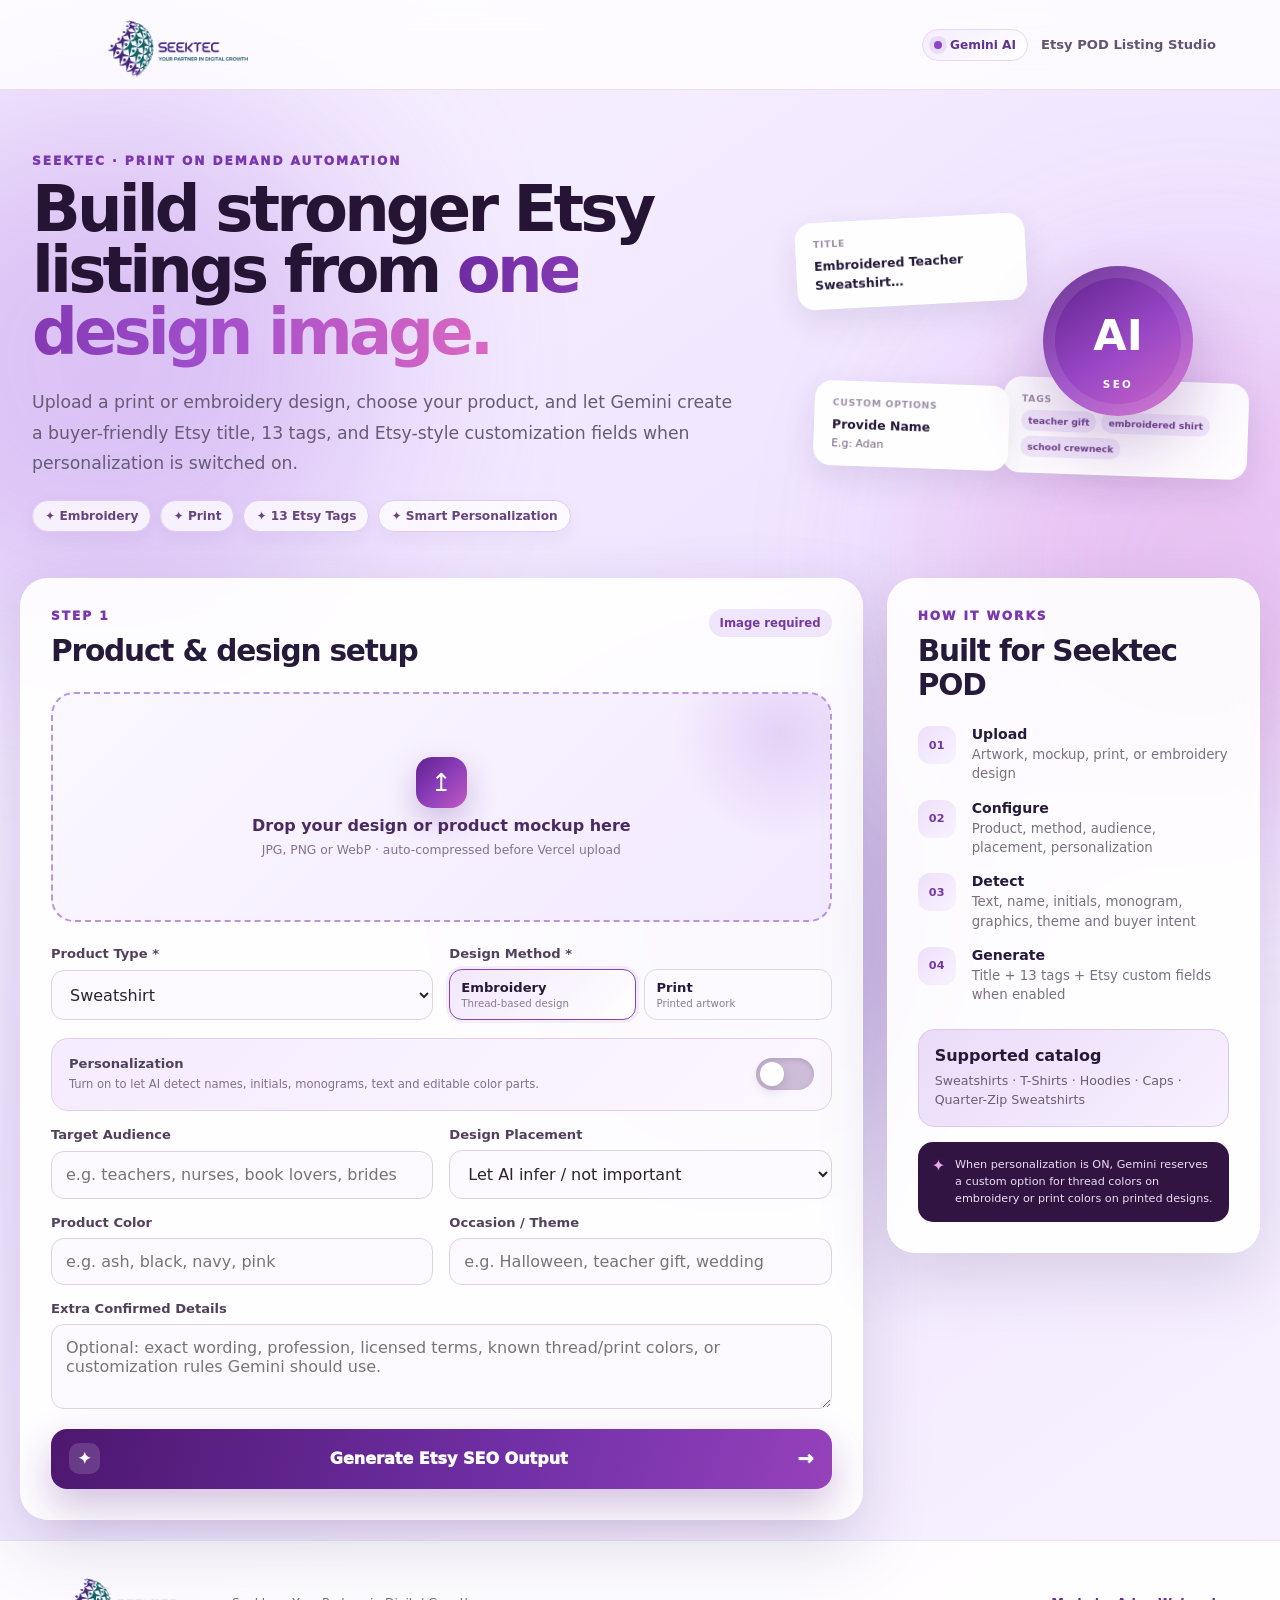
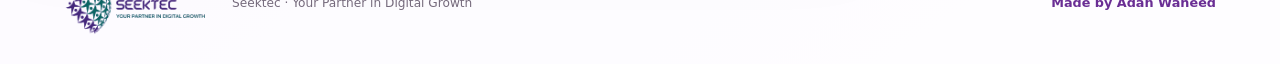
<file: templates/index.html>
<!doctype html>
<html lang="en">
<head>
  <meta charset="utf-8">
  <meta name="viewport" content="width=device-width, initial-scale=1">
  <meta name="description" content="Seektec AI Etsy POD title, tags, and personalization field generator for print and embroidery products.">
  <title>Seektec · Etsy POD Listing Studio</title>
  <link rel="stylesheet" href="/static/styles.css">
  <script src="/static/app.js" defer></script>
</head>
<body>
  <div class="aurora aurora-a"></div>
  <div class="aurora aurora-b"></div>
  <div class="aurora aurora-c"></div>
  <div class="page-progress" id="page-progress"></div>

  <header class="topbar">
    <a href="/" class="brand" aria-label="Seektec home">
      <span class="logo-shell"><img src="/static/seektec-logo.png" alt="Seektec logo"></span>
    </a>
    <div class="topbar-actions">
      <span class="live-badge"><i></i> Gemini AI</span>
      <span class="topbar-label">Etsy POD Listing Studio</span>
    </div>
  </header>

  <main class="page-shell">
    <section class="hero">
      <div class="hero-copy-wrap">
        <p class="eyebrow">SEEKTEC · PRINT ON DEMAND AUTOMATION</p>
        <h1>Build stronger Etsy listings from <span>one design image.</span></h1>
        <p class="hero-copy">Upload a print or embroidery design, choose your product, and let Gemini create a buyer-friendly Etsy title, 13 tags, and Etsy-style customization fields when personalization is switched on.</p>
        <div class="hero-pills">
          <span>✦ Embroidery</span><span>✦ Print</span><span>✦ 13 Etsy Tags</span><span>✦ Smart Personalization</span>
        </div>
      </div>
      <div class="hero-visual" aria-hidden="true">
        <div class="floating-card card-a"><small>Title</small><b>Embroidered Teacher Sweatshirt…</b></div>
        <div class="floating-card card-b"><small>Tags</small><div><i>teacher gift</i><i>embroidered shirt</i><i>school crewneck</i></div></div>
        <div class="floating-card card-c"><small>Custom options</small><b>Provide Name</b><span>E.g: Adan</span></div>
        <div class="hero-ring"><strong>AI</strong><span>SEO</span></div>
      </div>
    </section>

    <section class="studio-grid">
      <form id="listing-form" class="panel form-panel" enctype="multipart/form-data">
        <div class="panel-heading">
          <div><p class="step">STEP 1</p><h2>Product & design setup</h2></div>
          <span class="required">Image required</span>
        </div>

        <label class="upload-zone" id="upload-zone">
          <input id="image-input" name="image" type="file" accept="image/jpeg,image/png,image/webp" required>
          <div class="upload-icon">↥</div>
          <strong>Drop your design or product mockup here</strong>
          <span>JPG, PNG or WebP · auto-compressed before Vercel upload</span>
          <img id="local-preview" alt="Selected design preview" hidden>
          <button type="button" id="remove-image" class="remove-image" hidden>Remove image</button>
        </label>

        <div class="field-grid">
          <label class="field">
            <span>Product Type *</span>
            <select name="product_type" id="product-type" required>
              <option value="Sweatshirt">Sweatshirt</option>
              <option value="T-Shirt">T-Shirt</option>
              <option value="Hoodie">Hoodie</option>
              <option value="Cap">Cap</option>
              <option value="Quarter-Zip Sweatshirt">Quarter-Zip Sweatshirt</option>
            </select>
          </label>

          <div class="field">
            <span>Design Method *</span>
            <div class="choice-cards" id="method-choice">
              <label><input type="radio" name="decoration_method" value="Embroidery" checked><span><b>Embroidery</b><small>Thread-based design</small></span></label>
              <label><input type="radio" name="decoration_method" value="Print"><span><b>Print</b><small>Printed artwork</small></span></label>
            </div>
          </div>

          <div class="field full personalization-control">
            <div class="toggle-row">
              <div>
                <span class="field-label">Personalization</span>
                <small>Turn on to let AI detect names, initials, monograms, text and editable color parts.</small>
              </div>
              <label class="switch">
                <input id="personalization-toggle" type="checkbox">
                <span class="slider"></span>
              </label>
              <input type="hidden" name="personalization" id="personalization-value" value="No">
            </div>
            <div class="personalization-preview" id="personalization-preview" hidden>
              <span class="pulse-dot"></span>
              <div><b>Smart personalization is ON</b><small id="personalization-helper">Gemini will generate buyer fields such as Provide Name and Choose Embroidery Thread Colors only when relevant.</small></div>
            </div>
          </div>

          <label class="field">
            <span>Target Audience</span>
            <input name="target_audience" type="text" placeholder="e.g. teachers, nurses, book lovers, brides">
          </label>

          <label class="field">
            <span>Design Placement</span>
            <select name="placement">
              <option value="">Let AI infer / not important</option>
              <option>Center Chest</option>
              <option>Left Chest</option>
              <option>Right Chest</option>
              <option>Pocket Side</option>
              <option>Front + Sleeve</option>
              <option>Sleeve</option>
              <option>Cap Front</option>
              <option>Cap Side</option>
            </select>
          </label>

          <label class="field">
            <span>Product Color</span>
            <input name="product_color" type="text" placeholder="e.g. ash, black, navy, pink">
          </label>

          <label class="field">
            <span>Occasion / Theme</span>
            <input name="occasion_theme" type="text" placeholder="e.g. Halloween, teacher gift, wedding">
          </label>

          <label class="field full">
            <span>Extra Confirmed Details</span>
            <textarea name="notes" rows="3" placeholder="Optional: exact wording, profession, licensed terms, known thread/print colors, or customization rules Gemini should use."></textarea>
          </label>
        </div>

        <button id="generate-button" class="generate-button" type="submit">
          <span class="spark">✦</span><span>Generate Etsy SEO Output</span><span class="arrow">→</span>
        </button>

        <div class="loading" id="loading" hidden>
          <span class="spinner"></span>
          <div><strong id="loading-title">Reading your design…</strong><p id="loading-message">Gemini is detecting the design subject, visible text, audience, and search intent.</p></div>
        </div>
        <div class="error-box" id="error-box" hidden></div>
      </form>

      <aside class="panel info-panel">
        <p class="step">HOW IT WORKS</p>
        <h2>Built for Seektec POD</h2>
        <div class="workflow-list">
          <div><b>01</b><span><strong>Upload</strong><small>Artwork, mockup, print, or embroidery design</small></span></div>
          <div><b>02</b><span><strong>Configure</strong><small>Product, method, audience, placement, personalization</small></span></div>
          <div><b>03</b><span><strong>Detect</strong><small>Text, name, initials, monogram, graphics, theme and buyer intent</small></span></div>
          <div><b>04</b><span><strong>Generate</strong><small>Title + 13 tags + Etsy custom fields when enabled</small></span></div>
        </div>
        <div class="supported-box"><strong>Supported catalog</strong><p>Sweatshirts · T-Shirts · Hoodies · Caps · Quarter-Zip Sweatshirts</p></div>
        <div class="mini-note"><span>✦</span><p>When personalization is ON, Gemini reserves a custom option for thread colors on embroidery or print colors on printed designs.</p></div>
      </aside>
    </section>

    <section id="results" class="results" hidden>
      <div class="results-heading">
        <div><p class="eyebrow">STEP 2 · GENERATED OUTPUT</p><h2>Your Etsy listing assets</h2></div>
        <div class="score-pill">Optimization <strong id="score-value">100</strong><span>/100</span></div>
      </div>

      <div class="result-grid">
        <article class="result-card title-card">
          <div class="card-heading"><div><span>01</span><h3>SEO Optimized Title</h3></div><button class="copy-btn" data-copy="title-output">Copy</button></div>
          <p id="title-output" class="title-output"></p>
          <div class="meta-row"><span>Buyer-friendly product phrase first</span><b id="title-count">0/140</b></div>
        </article>

        <article class="result-card tags-card">
          <div class="card-heading"><div><span>02</span><h3>13 Etsy Tags</h3></div><button class="copy-btn" data-copy="tags-copy">Copy all</button></div>
          <p id="tags-copy" class="hidden-copy"></p>
          <div id="tags-output" class="tag-cloud"></div>
        </article>

        <article class="result-card analysis-card">
          <div class="card-heading"><div><span>03</span><h3>AI Design Read</h3></div></div>
          <div class="analysis-lines">
            <div><small>Subject</small><strong id="design-subject"></strong></div>
            <div><small>Detected text</small><strong id="detected-text"></strong></div>
            <div><small>Themes</small><strong id="design-themes"></strong></div>
          </div>
        </article>

        <article class="result-card personalization-card" id="personalization-card" hidden>
          <div class="card-heading">
            <div><span>04</span><div><h3>Custom options</h3><p class="subhead">Etsy-style buyer input fields generated from this design.</p></div></div>
            <button class="copy-btn" data-copy="personalization-copy">Copy all</button>
          </div>
          <div class="personalization-detection" id="personalization-summary"></div>
          <div id="personalization-fields" class="custom-option-list"></div>
          <p id="personalization-copy" class="hidden-copy"></p>
        </article>

        <article class="result-card warning-card" id="warning-card" hidden>
          <div class="card-heading"><div><span>!</span><h3>Review Before Publishing</h3></div></div>
          <ul id="warning-list"></ul>
        </article>
      </div>
    </section>
  </main>

  <div id="toast" class="toast">Copied</div>

  <footer class="footer">
    <img src="/static/seektec-logo.png" alt="Seektec">
    <p>Seektec · Your Partner in Digital Growth</p>
    <strong>Made by Adan Waheed</strong>
  </footer>
</body>
</html>
</file>
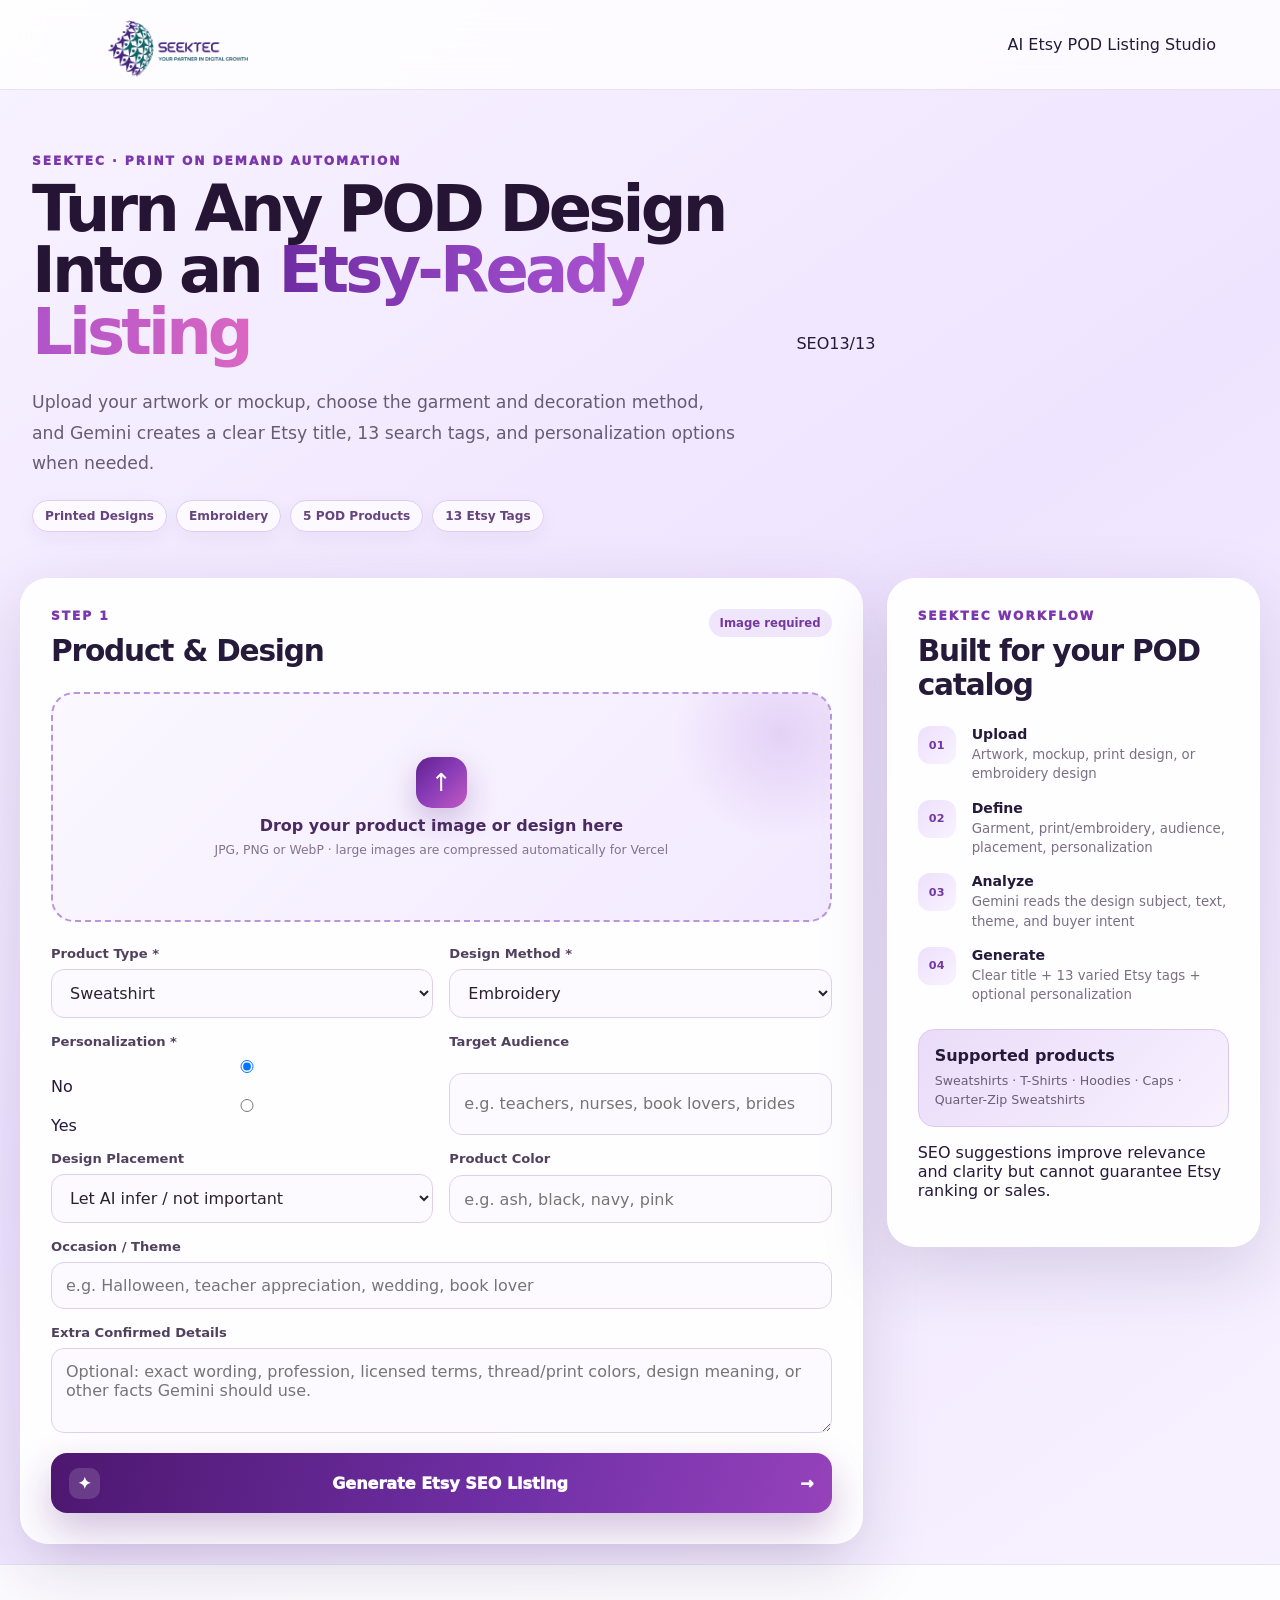
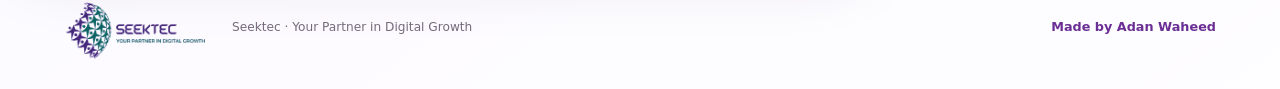
<file: seektec-pod-listing-studio/templates/index.html>
<!doctype html>
<html lang="en">
<head>
  <meta charset="utf-8">
  <meta name="viewport" content="width=device-width, initial-scale=1">
  <meta name="description" content="Seektec AI-assisted Etsy POD title and tag generator for printed and embroidered apparel.">
  <title>Seektec · Etsy POD Listing Studio</title>
  <link rel="stylesheet" href="/static/styles.css">
  <script src="/static/app.js" defer></script>
</head>
<body>
  <div class="bg-orb orb-a"></div><div class="bg-orb orb-b"></div>

  <header class="topbar">
    <a href="/" class="brand" aria-label="Seektec home">
      <img src="/static/seektec-logo.png" alt="Seektec logo">
    </a>
    <div class="topbar-copy">
      <span class="status-dot"></span>
      <span>AI Etsy POD Listing Studio</span>
    </div>
  </header>

  <main class="page-shell">
    <section class="hero">
      <div>
        <p class="eyebrow">SEEKTEC · PRINT ON DEMAND AUTOMATION</p>
        <h1>Turn Any POD Design Into an <span>Etsy-Ready Listing</span></h1>
        <p class="hero-copy">Upload your artwork or mockup, choose the garment and decoration method, and Gemini creates a clear Etsy title, 13 search tags, and personalization options when needed.</p>
        <div class="hero-pills">
          <span>Printed Designs</span><span>Embroidery</span><span>5 POD Products</span><span>13 Etsy Tags</span>
        </div>
      </div>
      <div class="hero-card" aria-hidden="true">
        <div class="mini-window">
          <span></span><span></span><span></span>
        </div>
        <div class="mock-title"></div><div class="mock-title short"></div>
        <div class="mock-tags"><i></i><i></i><i></i><i></i><i></i><i></i></div>
        <div class="mock-score">SEO<span>13/13</span></div>
      </div>
    </section>

    <section class="studio-grid">
      <form id="listing-form" class="panel form-panel" enctype="multipart/form-data">
        <div class="panel-heading">
          <div><p class="step">STEP 1</p><h2>Product & Design</h2></div>
          <span class="required">Image required</span>
        </div>

        <label class="upload-zone" id="upload-zone">
          <input id="image-input" name="image" type="file" accept="image/jpeg,image/png,image/webp" required>
          <div class="upload-icon">↑</div>
          <strong>Drop your product image or design here</strong>
          <span>JPG, PNG or WebP · large images are compressed automatically for Vercel</span>
          <img id="local-preview" alt="Selected design preview" hidden>
          <button type="button" id="remove-image" class="remove-image" hidden>Remove image</button>
        </label>

        <div class="field-grid">
          <label class="field">
            <span>Product Type *</span>
            <select name="product_type" required>
              <option value="Sweatshirt">Sweatshirt</option>
              <option value="T-Shirt">T-Shirt</option>
              <option value="Hoodie">Hoodie</option>
              <option value="Cap">Cap</option>
              <option value="Quarter-Zip Sweatshirt">Quarter-Zip Sweatshirt</option>
            </select>
          </label>

          <label class="field">
            <span>Design Method *</span>
            <select name="decoration_method" id="decoration-method" required>
              <option value="Embroidery">Embroidery</option>
              <option value="Print">Print</option>
            </select>
          </label>

          <div class="field">
            <span>Personalization *</span>
            <div class="segmented" role="radiogroup" aria-label="Personalization">
              <label><input type="radio" name="personalization" value="No" checked><span>No</span></label>
              <label><input type="radio" name="personalization" value="Yes"><span>Yes</span></label>
            </div>
          </div>

          <label class="field">
            <span>Target Audience</span>
            <input name="target_audience" type="text" placeholder="e.g. teachers, nurses, book lovers, brides">
          </label>

          <label class="field">
            <span>Design Placement</span>
            <select name="placement">
              <option value="">Let AI infer / not important</option>
              <option>Center Chest</option>
              <option>Left Chest</option>
              <option>Right Chest</option>
              <option>Pocket Side</option>
              <option>Front + Sleeve</option>
              <option>Sleeve</option>
              <option>Cap Front</option>
              <option>Cap Side</option>
            </select>
          </label>

          <label class="field">
            <span>Product Color</span>
            <input name="product_color" type="text" placeholder="e.g. ash, black, navy, pink">
          </label>

          <label class="field full">
            <span>Occasion / Theme</span>
            <input name="occasion_theme" type="text" placeholder="e.g. Halloween, teacher appreciation, wedding, book lover">
          </label>

          <label class="field full">
            <span>Extra Confirmed Details</span>
            <textarea name="notes" rows="3" placeholder="Optional: exact wording, profession, licensed terms, thread/print colors, design meaning, or other facts Gemini should use."></textarea>
          </label>
        </div>

        <button id="generate-button" class="generate-button" type="submit">
          <span class="spark">✦</span><span>Generate Etsy SEO Listing</span><span>→</span>
        </button>

        <div class="loading" id="loading" hidden>
          <span class="spinner"></span>
          <div><strong id="loading-title">Reading your design…</strong><p id="loading-message">Gemini is detecting the design subject, visible text, audience, and search intent.</p></div>
        </div>
        <div class="error-box" id="error-box" hidden></div>
      </form>

      <aside class="panel info-panel">
        <p class="step">SEEKTEC WORKFLOW</p>
        <h2>Built for your POD catalog</h2>
        <div class="workflow-list">
          <div><b>01</b><span><strong>Upload</strong><small>Artwork, mockup, print design, or embroidery design</small></span></div>
          <div><b>02</b><span><strong>Define</strong><small>Garment, print/embroidery, audience, placement, personalization</small></span></div>
          <div><b>03</b><span><strong>Analyze</strong><small>Gemini reads the design subject, text, theme, and buyer intent</small></span></div>
          <div><b>04</b><span><strong>Generate</strong><small>Clear title + 13 varied Etsy tags + optional personalization</small></span></div>
        </div>
        <div class="supported-box"><strong>Supported products</strong><p>Sweatshirts · T-Shirts · Hoodies · Caps · Quarter-Zip Sweatshirts</p></div>
        <p class="small-note">SEO suggestions improve relevance and clarity but cannot guarantee Etsy ranking or sales.</p>
      </aside>
    </section>

    <section id="results" class="results" hidden>
      <div class="results-heading">
        <div><p class="eyebrow">STEP 2 · GENERATED LISTING</p><h2>Your Seektec Etsy SEO Output</h2></div>
        <div class="score-pill" id="score-pill">SEO <strong id="score-value">100</strong></div>
      </div>

      <div class="result-grid">
        <article class="result-card title-card">
          <div class="card-heading"><div><span>01</span><h3>SEO Optimized Title</h3></div><button class="copy-btn" data-copy="title-output">Copy</button></div>
          <p id="title-output" class="title-output"></p>
          <div class="meta-row"><span>Clear product phrase first</span><b id="title-count">0/140</b></div>
        </article>

        <article class="result-card tags-card">
          <div class="card-heading"><div><span>02</span><h3>13 Etsy Tags</h3></div><button class="copy-btn" data-copy="tags-copy">Copy all</button></div>
          <p id="tags-copy" class="hidden-copy"></p>
          <div id="tags-output" class="tag-cloud"></div>
        </article>

        <article class="result-card analysis-card">
          <div class="card-heading"><div><span>03</span><h3>Design Read</h3></div></div>
          <div class="analysis-lines"><div><small>Subject</small><strong id="design-subject"></strong></div><div><small>Detected text</small><strong id="detected-text"></strong></div><div><small>Themes</small><strong id="design-themes"></strong></div></div>
        </article>

        <article class="result-card personalization-card" id="personalization-card" hidden>
          <div class="card-heading"><div><span>04</span><h3>Personalization</h3></div><button class="copy-btn" data-copy="personalization-copy">Copy</button></div>
          <div class="personalization-grid">
            <div><small>Changes that can be made</small><ul id="personalization-options"></ul></div>
            <div class="instruction-box"><small>Etsy personalization field</small><p id="personalization-instruction"></p></div>
          </div>
          <p id="personalization-copy" class="hidden-copy"></p>
        </article>

        <article class="result-card warning-card" id="warning-card" hidden>
          <div class="card-heading"><div><span>!</span><h3>Review Before Publishing</h3></div></div>
          <ul id="warning-list"></ul>
        </article>
      </div>
    </section>
  </main>

  <div id="toast" class="toast">Copied</div>

  <footer class="footer">
    <img src="/static/seektec-logo.png" alt="Seektec">
    <p>Seektec · Your Partner in Digital Growth</p>
    <strong>Made by Adan Waheed</strong>
  </footer>
</body>
</html>
</file>
<file: static/styles.css>
:root{
  --ink:#251a3a;--muted:#6f6484;--purple-950:#211032;--purple-900:#34124d;--purple-800:#4b176f;
  --purple-700:#65239a;--purple-600:#7c39ba;--purple-500:#9256d6;--purple-300:#cdb5ef;--purple-200:#e4d6f8;
  --purple-100:#f3edfc;--pink:#dc5cc7;--white:#fff;--danger:#bd2a58;--line:rgba(93,49,133,.14);
  --shadow:0 24px 70px rgba(49,24,79,.15);--soft-shadow:0 12px 32px rgba(51,28,80,.10);
}
*{box-sizing:border-box}html{scroll-behavior:smooth}body{margin:0;font-family:Inter,ui-sans-serif,system-ui,-apple-system,"Segoe UI",sans-serif;color:var(--ink);background:linear-gradient(145deg,#f8f3ff 0%,#efe4ff 46%,#f8f3ff 100%);min-height:100vh;overflow-x:hidden}
button,input,select,textarea{font:inherit}.page-progress{position:fixed;left:0;top:0;height:3px;width:0;background:linear-gradient(90deg,#6930a4,#a454d9,#d866ca);z-index:100;box-shadow:0 0 16px rgba(148,73,205,.6)}
.aurora{position:fixed;border-radius:50%;filter:blur(100px);opacity:.28;z-index:-1;pointer-events:none}.aurora-a{width:560px;height:560px;background:#9c55dd;left:-180px;top:80px}.aurora-b{width:520px;height:520px;background:#d166d2;right:-180px;top:300px}.aurora-c{width:430px;height:430px;background:#6c38b0;left:42%;bottom:-250px}
.topbar{height:90px;padding:10px clamp(20px,5vw,72px);display:flex;align-items:center;justify-content:space-between;border-bottom:1px solid rgba(87,37,129,.12);background:rgba(255,255,255,.78);backdrop-filter:blur(18px);position:sticky;top:0;z-index:50}.brand{display:flex;align-items:center;text-decoration:none}.logo-shell{display:inline-flex;align-items:center;padding:4px 0}.brand img{display:block;width:235px;max-height:68px;object-fit:contain}.topbar-actions{display:flex;align-items:center;gap:13px;color:#625472}.live-badge{display:inline-flex;align-items:center;gap:8px;padding:8px 11px;border-radius:999px;background:linear-gradient(135deg,#f4edff,#fff);border:1px solid #e6d7f7;font-size:.76rem;font-weight:900;color:#60348d}.live-badge i{width:8px;height:8px;border-radius:50%;background:#8c43c5;box-shadow:0 0 0 5px rgba(140,67,197,.12);animation:pulse 1.7s ease-in-out infinite}.topbar-label{font-size:.82rem;font-weight:800}@keyframes pulse{50%{box-shadow:0 0 0 8px rgba(140,67,197,.04)}}
.page-shell{width:min(1240px,calc(100% - 34px));margin:0 auto}.hero{min-height:420px;padding:64px 12px 46px;display:grid;grid-template-columns:minmax(0,1.22fr) minmax(330px,.78fr);gap:58px;align-items:center}.eyebrow,.step{margin:0 0 11px;color:#7b38ad;font-size:.76rem;font-weight:950;letter-spacing:.16em}.hero h1{margin:0;max-width:830px;font-size:clamp(2.8rem,5vw,5.4rem);line-height:.96;letter-spacing:-.06em;color:#261434}.hero h1 span{background:linear-gradient(90deg,#6f2ca2,#a14dcc,#da67c2);background-clip:text;-webkit-background-clip:text;color:transparent}.hero-copy{max-width:780px;margin:24px 0 22px;color:#675b76;font-size:1.08rem;line-height:1.75}.hero-pills{display:flex;flex-wrap:wrap;gap:9px}.hero-pills span{padding:8px 12px;border:1px solid #decdf1;border-radius:999px;background:rgba(255,255,255,.74);color:#68447f;font-size:.76rem;font-weight:850;box-shadow:0 6px 18px rgba(67,31,103,.05)}
.hero-visual{height:300px;position:relative}.hero-ring{position:absolute;right:55px;top:73px;width:150px;height:150px;border-radius:50%;display:grid;place-items:center;background:linear-gradient(145deg,#5a1e87,#9a48c6 55%,#d269c7);box-shadow:0 30px 70px rgba(88,31,129,.28),inset 0 0 0 12px rgba(255,255,255,.1);color:#fff}.hero-ring strong{font-size:2.7rem;line-height:1;margin-top:28px}.hero-ring span{font-size:.65rem;font-weight:900;letter-spacing:.22em;margin-top:-25px}.floating-card{position:absolute;background:rgba(255,255,255,.94);border:1px solid rgba(255,255,255,.94);box-shadow:var(--soft-shadow);border-radius:18px;padding:15px 17px;backdrop-filter:blur(12px)}.floating-card small{display:block;color:#9b8da8;text-transform:uppercase;font-weight:900;letter-spacing:.08em;font-size:.58rem;margin-bottom:6px}.floating-card b{font-size:.78rem}.card-a{left:0;top:25px;width:230px;transform:rotate(-3deg)}.card-b{right:0;bottom:17px;width:245px;transform:rotate(2deg)}.card-b div{display:flex;gap:5px;flex-wrap:wrap}.card-b i{font-style:normal;padding:5px 7px;border-radius:999px;background:#f1e8fb;color:#70428b;font-size:.58rem;font-weight:800}.card-c{left:18px;bottom:25px;width:195px;transform:rotate(2deg)}.card-c span{display:block;color:#725f7c;font-size:.68rem;margin-top:4px}
.studio-grid{display:grid;grid-template-columns:minmax(0,1.58fr) minmax(290px,.7fr);gap:24px;align-items:start}.panel,.result-card{background:rgba(255,255,255,.91);border:1px solid rgba(255,255,255,.95);box-shadow:var(--shadow);backdrop-filter:blur(14px)}.panel{border-radius:28px;padding:30px}.panel-heading,.results-heading,.card-heading{display:flex;justify-content:space-between;gap:18px;align-items:flex-start}.panel h2,.results h2{margin:0;font-size:1.85rem;letter-spacing:-.04em}.required{padding:7px 11px;border-radius:999px;background:#f0e6fb;color:#74399f;font-size:.73rem;font-weight:900}
.upload-zone{margin:24px 0;min-height:230px;border:2px dashed #b996dc;border-radius:23px;background:linear-gradient(135deg,#fbf8ff,#f2e9ff);display:flex;flex-direction:column;gap:8px;align-items:center;justify-content:center;text-align:center;padding:25px;cursor:pointer;position:relative;overflow:hidden;transition:.22s}.upload-zone:before{content:"";position:absolute;width:220px;height:220px;border-radius:50%;background:radial-gradient(circle,rgba(151,78,204,.17),transparent 68%);right:-60px;top:-70px}.upload-zone:hover,.upload-zone.dragging{border-color:#8741ba;transform:translateY(-2px);box-shadow:0 16px 38px rgba(89,36,128,.1)}.upload-zone input{position:absolute;inset:0;opacity:0;cursor:pointer}.upload-zone strong{font-size:1rem;color:#4a2a60}.upload-zone>span{font-size:.77rem;color:#82738f}.upload-icon{width:51px;height:51px;display:grid;place-items:center;border-radius:16px;color:#fff;font-size:1.55rem;background:linear-gradient(135deg,#61218f,#8b3db8,#c25ac3);box-shadow:0 12px 30px rgba(93,34,134,.25)}#local-preview{position:relative;z-index:2;max-width:100%;max-height:315px;object-fit:contain;border-radius:16px}.upload-zone.has-image{min-height:350px}.upload-zone.has-image>.upload-icon,.upload-zone.has-image>strong,.upload-zone.has-image>span{display:none}.remove-image{position:relative;z-index:3;border:0;padding:8px 12px;border-radius:999px;color:#7f2b67;background:#fce6f4;font-weight:850;cursor:pointer}
.field-grid{display:grid;grid-template-columns:repeat(2,minmax(0,1fr));gap:16px}.field{display:grid;gap:8px}.field.full{grid-column:1/-1}.field>span,.field-label{font-size:.82rem;font-weight:900;color:#51415d}input,select,textarea{width:100%;border:1px solid #ded0ea;border-radius:13px;padding:13px 14px;background:#fcfaff;outline:none;transition:.18s;color:#2b2133}input:focus,select:focus,textarea:focus{border-color:#904bc0;box-shadow:0 0 0 4px rgba(144,75,192,.11);background:#fff}textarea{resize:vertical}.choice-cards{display:grid;grid-template-columns:1fr 1fr;gap:8px}.choice-cards input{position:absolute;opacity:0}.choice-cards label span{display:grid;gap:2px;border:1px solid #e1d5eb;border-radius:13px;padding:10px 11px;background:#fcfaff;cursor:pointer;transition:.18s}.choice-cards label b{font-size:.82rem}.choice-cards label small{font-size:.64rem;color:#8a7b95}.choice-cards input:checked+span{border-color:#8841b8;background:linear-gradient(135deg,#f2e7fb,#fff);box-shadow:0 0 0 3px rgba(136,65,184,.08)}
.personalization-control{margin-top:2px;padding:17px;border-radius:17px;background:linear-gradient(135deg,#f5ecff,#fbf7ff);border:1px solid #e1cef4}.toggle-row{display:grid;grid-template-columns:1fr auto;gap:18px;align-items:center}.toggle-row>div{display:grid;gap:5px}.toggle-row small{color:#806f8d;font-size:.72rem;line-height:1.45}.switch{position:relative;width:58px;height:32px}.switch input{opacity:0;width:0;height:0}.slider{position:absolute;cursor:pointer;inset:0;border-radius:999px;background:#cdbdd8;transition:.25s;box-shadow:inset 0 2px 5px rgba(47,25,60,.16)}.slider:before{content:"";position:absolute;height:24px;width:24px;left:4px;top:4px;border-radius:50%;background:#fff;box-shadow:0 4px 12px rgba(47,25,60,.18);transition:.25s}.switch input:checked+.slider{background:linear-gradient(90deg,#7130a7,#a649c8)}.switch input:checked+.slider:before{transform:translateX(26px)}.personalization-preview{margin-top:14px;padding:12px 13px;border-radius:13px;background:#fff;border:1px solid #e4d4f1;display:grid;grid-template-columns:auto 1fr;gap:10px;align-items:start}.personalization-preview[hidden]{display:none!important}.personalization-preview b{display:block;color:#6b2e91;font-size:.78rem}.personalization-preview small{display:block;color:#766683;font-size:.68rem;line-height:1.5;margin-top:3px}.pulse-dot{width:10px;height:10px;margin-top:4px;border-radius:50%;background:#9a45c2;box-shadow:0 0 0 5px rgba(154,69,194,.12)}
.generate-button{width:100%;margin-top:20px;border:0;min-height:60px;border-radius:16px;padding:14px 18px;display:grid;grid-template-columns:auto 1fr auto;align-items:center;gap:12px;color:#fff;background:linear-gradient(105deg,#4d176f,#7130a7,#a84bc5,#cd60c2);background-size:180% 180%;font-weight:950;cursor:pointer;box-shadow:0 18px 40px rgba(91,31,132,.27);transition:.2s;animation:gradientShift 7s ease infinite}.generate-button:hover{transform:translateY(-2px);box-shadow:0 22px 48px rgba(91,31,132,.33)}.generate-button:disabled{opacity:.65;cursor:wait;transform:none}.spark{width:31px;height:31px;border-radius:10px;background:rgba(255,255,255,.15);display:grid;place-items:center}.arrow{font-size:1.2rem}@keyframes gradientShift{50%{background-position:100% 50%}}
.loading{margin-top:16px;padding:15px;border-radius:15px;background:#f4ebfb;display:grid;grid-template-columns:auto 1fr;gap:13px;align-items:center}.loading[hidden],.error-box[hidden],.results[hidden],.result-card[hidden]{display:none!important}.loading strong{font-size:.86rem}.loading p{margin:3px 0 0;color:#786b83;font-size:.76rem}.spinner{width:33px;height:33px;border:4px solid #ddcceb;border-top-color:#8e42bb;border-radius:50%;animation:spin .8s linear infinite}@keyframes spin{to{transform:rotate(360deg)}}.error-box{margin-top:16px;padding:14px 16px;border-radius:14px;border:1px solid #f0b6ce;color:#8e2045;background:#fff0f6;font-size:.84rem;line-height:1.5}
.info-panel{position:sticky;top:115px}.workflow-list{display:grid;gap:16px;margin:24px 0}.workflow-list>div{display:grid;grid-template-columns:42px 1fr;gap:12px;align-items:start}.workflow-list b{width:38px;height:38px;display:grid;place-items:center;border-radius:12px;background:linear-gradient(135deg,#eee0fb,#f8f3ff);color:#7338a1;font-size:.7rem}.workflow-list span{display:grid;gap:3px}.workflow-list strong{font-size:.88rem}.workflow-list small{color:#7b7083;line-height:1.45}.supported-box{padding:16px;border-radius:16px;background:linear-gradient(135deg,#eadcf9,#f8f1ff);border:1px solid #dcc7ef}.supported-box p{margin:6px 0 0;color:#6b5e76;font-size:.79rem;line-height:1.55}.mini-note{margin-top:15px;padding:14px;border-radius:15px;background:#321442;color:#fff;display:grid;grid-template-columns:auto 1fr;gap:10px}.mini-note span{color:#e7a8ec}.mini-note p{margin:0;color:#eaddf0;font-size:.7rem;line-height:1.55}
.results{padding:72px 0}.results-heading{align-items:center;margin-bottom:22px}.score-pill{padding:10px 14px;border-radius:15px;color:#fff;background:linear-gradient(120deg,#572080,#9d48c2,#cf62c2);font-size:.7rem;font-weight:850;box-shadow:0 12px 26px rgba(87,32,128,.2)}.score-pill strong{font-size:1.35rem;margin-left:5px}.score-pill span{opacity:.7}.result-grid{display:grid;gap:20px}.result-card{border-radius:23px;padding:26px;position:relative;overflow:hidden}.result-card:before{content:"";position:absolute;left:0;top:0;bottom:0;width:5px;background:#7c39ba}.tags-card:before{background:#a94fc2}.analysis-card:before{background:#c66fc8}.personalization-card:before{background:linear-gradient(#6f2ba5,#d25dc5)}.warning-card:before{background:var(--danger)}.card-heading{align-items:center;margin-bottom:18px}.card-heading>div{display:flex;align-items:center;gap:10px}.card-heading span{width:31px;height:31px;display:grid;place-items:center;border-radius:10px;background:#efe4f8;color:#71399a;font-size:.68rem;font-weight:950}.card-heading h3{margin:0;font-size:1.15rem}.subhead{margin:3px 0 0;color:#8a7d92;font-size:.68rem}.copy-btn,.mini-copy{border:1px solid #ded0e9;background:#fff;padding:8px 12px;border-radius:10px;color:#674575;font-size:.72rem;font-weight:900;cursor:pointer;transition:.15s}.copy-btn:hover,.mini-copy:hover{border-color:#a870c7;background:#f8f1fd}.title-output{margin:0;font-size:clamp(1.15rem,2vw,1.65rem);font-weight:900;line-height:1.45;color:#31203b}.meta-row{display:flex;justify-content:space-between;margin-top:14px;padding-top:12px;border-top:1px solid #eee6f3;color:#8a7e92;font-size:.72rem}.tag-cloud{display:flex;flex-wrap:wrap;gap:10px}.tag-cloud span{display:grid;grid-template-columns:auto 1fr auto;gap:8px;align-items:center;padding:8px 11px;border-radius:999px;background:#f5ecfb;border:1px solid #e6d5f2;transition:.16s}.tag-cloud span:hover{transform:translateY(-2px);box-shadow:0 7px 16px rgba(82,35,120,.08)}.tag-cloud b{width:19px;height:19px;display:grid;place-items:center;border-radius:50%;background:#8c42bb;color:#fff;font-size:.58rem}.tag-cloud em{font-style:normal;color:#653a78;font-size:.78rem;font-weight:850}.tag-cloud small{color:#a591ae;font-size:.6rem}.analysis-lines{display:grid;grid-template-columns:repeat(3,1fr);gap:12px}.analysis-lines>div{padding:15px;border-radius:14px;background:#f8f4fb}.analysis-lines small{display:block;margin-bottom:6px;color:#998ba2;font-size:.65rem;font-weight:900;text-transform:uppercase;letter-spacing:.08em}.analysis-lines strong{font-size:.84rem;line-height:1.5}
.personalization-detection{margin:-2px 0 18px;padding:12px 14px;border-radius:13px;background:linear-gradient(135deg,#f3e7fc,#fff);border:1px solid #e3cff2;color:#6e4e79;font-size:.75rem;line-height:1.5}.custom-option-list{display:grid;gap:14px}.custom-option{display:grid;grid-template-columns:20px 44px minmax(0,1fr) auto;gap:13px;align-items:start;padding:17px;border-radius:18px;border:1px solid #e0d3e9;background:#fff;box-shadow:0 8px 24px rgba(55,29,74,.05);transition:.18s}.custom-option:hover{transform:translateY(-2px);border-color:#c8a9de;box-shadow:0 14px 32px rgba(55,29,74,.09)}.color-option{background:linear-gradient(135deg,#fff,#fbf6ff)}.drag-handle{display:grid;gap:3px;padding-top:9px}.drag-handle i{display:block;width:16px;height:2px;border-radius:999px;background:#6c5d73}.field-type-icon{width:42px;height:42px;border-radius:12px;display:grid;place-items:center;color:#fff;font-size:.72rem;font-weight:950;background:linear-gradient(135deg,#662698,#a64cc0)}.custom-option-main{min-width:0}.custom-title-row{display:flex;align-items:center;gap:8px;flex-wrap:wrap}.custom-title-row h4{margin:0;font-size:1rem;color:#34243e}.type-badge{padding:4px 7px;border-radius:999px;background:#efe5f7;color:#754394;font-size:.58rem!important;width:auto!important;height:auto!important;text-transform:capitalize}.field-meta{margin:4px 0 8px;color:#776a7d;font-size:.72rem}.field-meta b{color:#a998ae}.custom-option pre{white-space:pre-wrap;margin:0;padding:11px 12px;border-radius:11px;background:#f9f5fb;color:#54455d;font:inherit;font-size:.78rem;line-height:1.5}.field-limits{display:flex;gap:12px;margin-top:8px;color:#a092a8;font-size:.6rem}.mini-copy{margin-top:3px}.empty-state{padding:18px;border-radius:14px;background:#faf6fc;color:#7c6c84;font-size:.8rem}.warning-card{background:#fff9fb}.warning-card ul{margin:5px 0 0;padding-left:20px}.warning-card li{margin:7px 0;font-size:.82rem;line-height:1.5}.hidden-copy{position:absolute!important;left:-9999px!important}
.toast{position:fixed;right:22px;bottom:22px;padding:11px 15px;border-radius:12px;background:#291536;color:#fff;font-size:.78rem;font-weight:900;opacity:0;transform:translateY(10px);pointer-events:none;transition:.2s;z-index:80;box-shadow:0 14px 30px rgba(39,20,51,.22)}.toast.show{opacity:1;transform:none}.footer{margin-top:20px;padding:28px clamp(22px,5vw,72px);border-top:1px solid rgba(77,35,112,.11);background:rgba(255,255,255,.82);display:grid;grid-template-columns:auto 1fr auto;gap:18px;align-items:center;color:#766b7d}.footer img{width:150px}.footer p{margin:0;font-size:.76rem}.footer strong{color:#6a2e94;font-size:.8rem}
@media(max-width:900px){.hero{grid-template-columns:1fr;min-height:auto}.hero-visual{display:none}.studio-grid{grid-template-columns:1fr}.info-panel{position:static}.analysis-lines{grid-template-columns:1fr}.topbar-label{display:none}}
@media(max-width:680px){.topbar{height:76px;padding:8px 16px}.brand img{width:185px;max-height:56px}.live-badge{font-size:.68rem}.page-shell{width:min(100% - 22px,1240px)}.hero{padding-top:38px}.hero h1{font-size:2.7rem}.panel{padding:20px;border-radius:22px}.field-grid{grid-template-columns:1fr}.field.full{grid-column:auto}.choice-cards{grid-template-columns:1fr 1fr}.panel-heading,.results-heading{align-items:flex-start}.required{display:none}.result-card{padding:20px}.card-heading{align-items:flex-start}.custom-option{grid-template-columns:18px 38px 1fr}.custom-option .mini-copy{grid-column:3;justify-self:start}.field-type-icon{width:37px;height:37px}.footer{grid-template-columns:1fr;text-align:center;justify-items:center}.footer p{display:none}}
</file>
